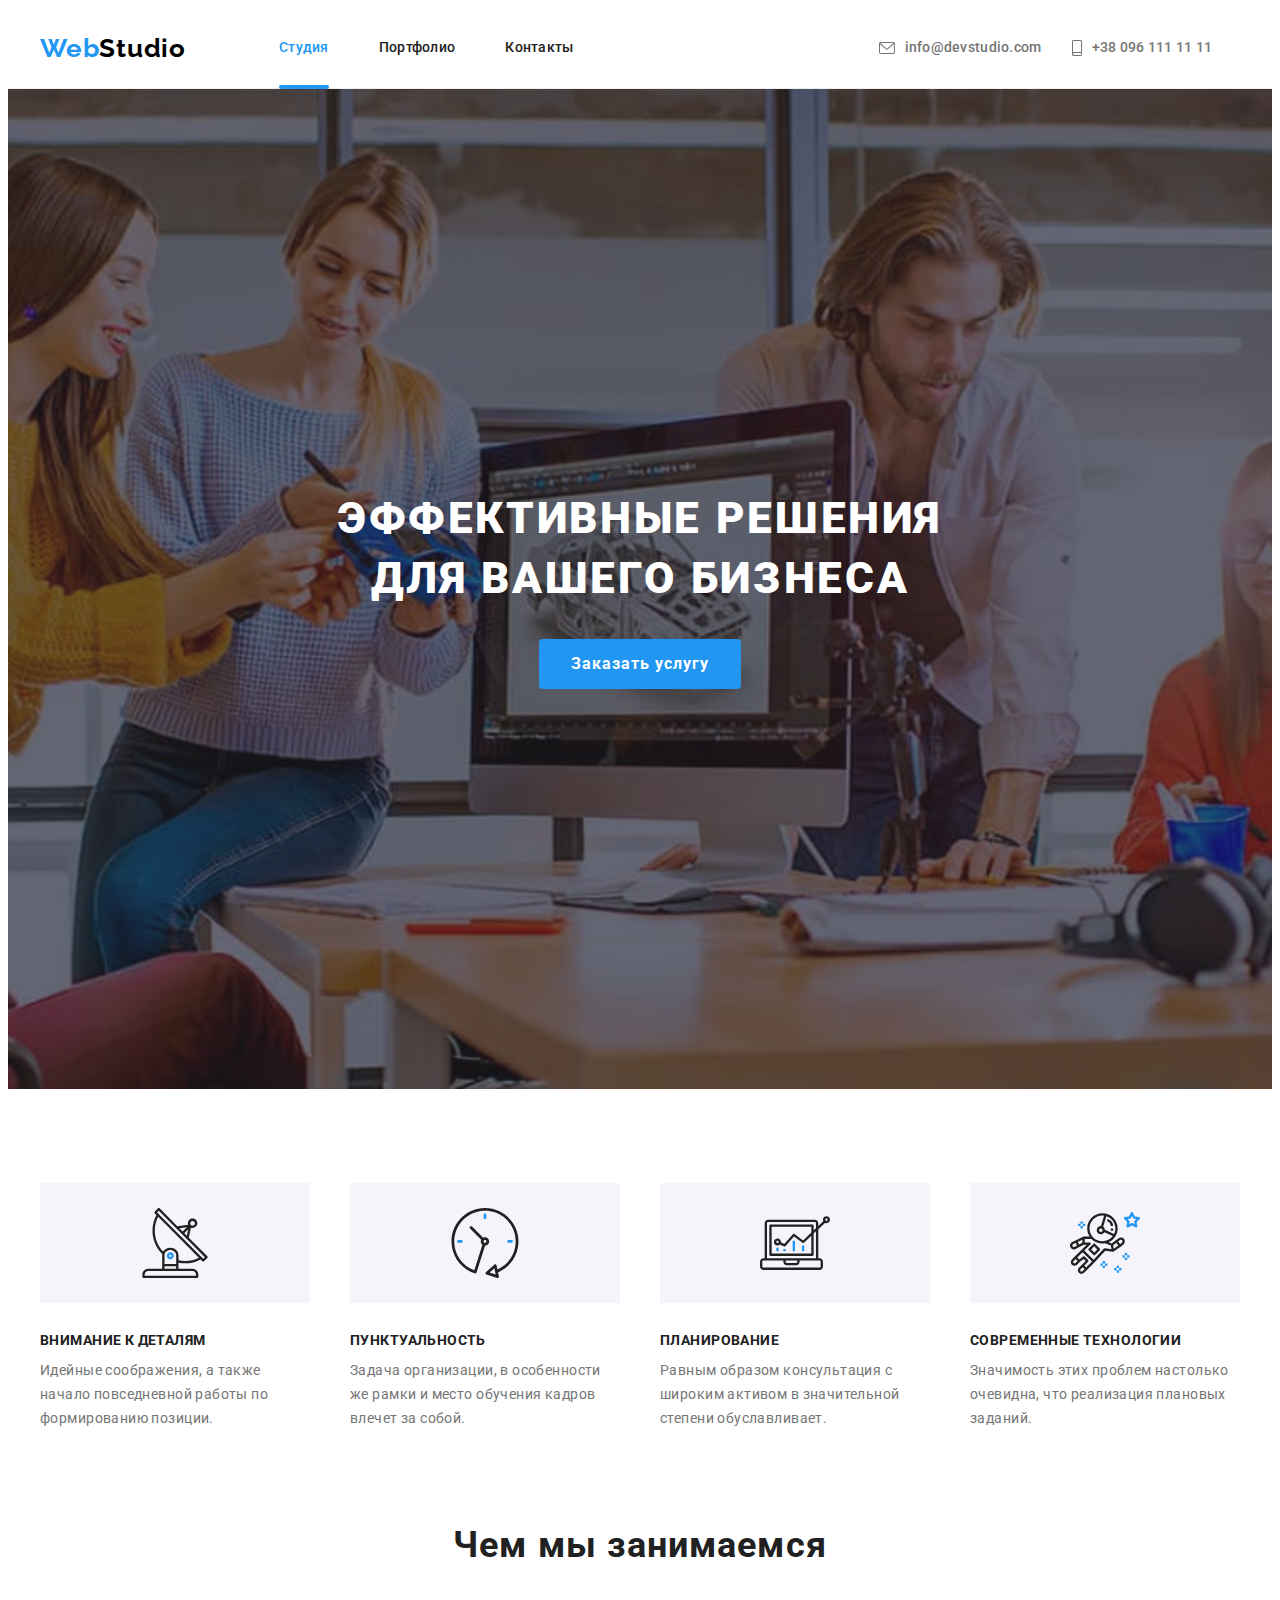
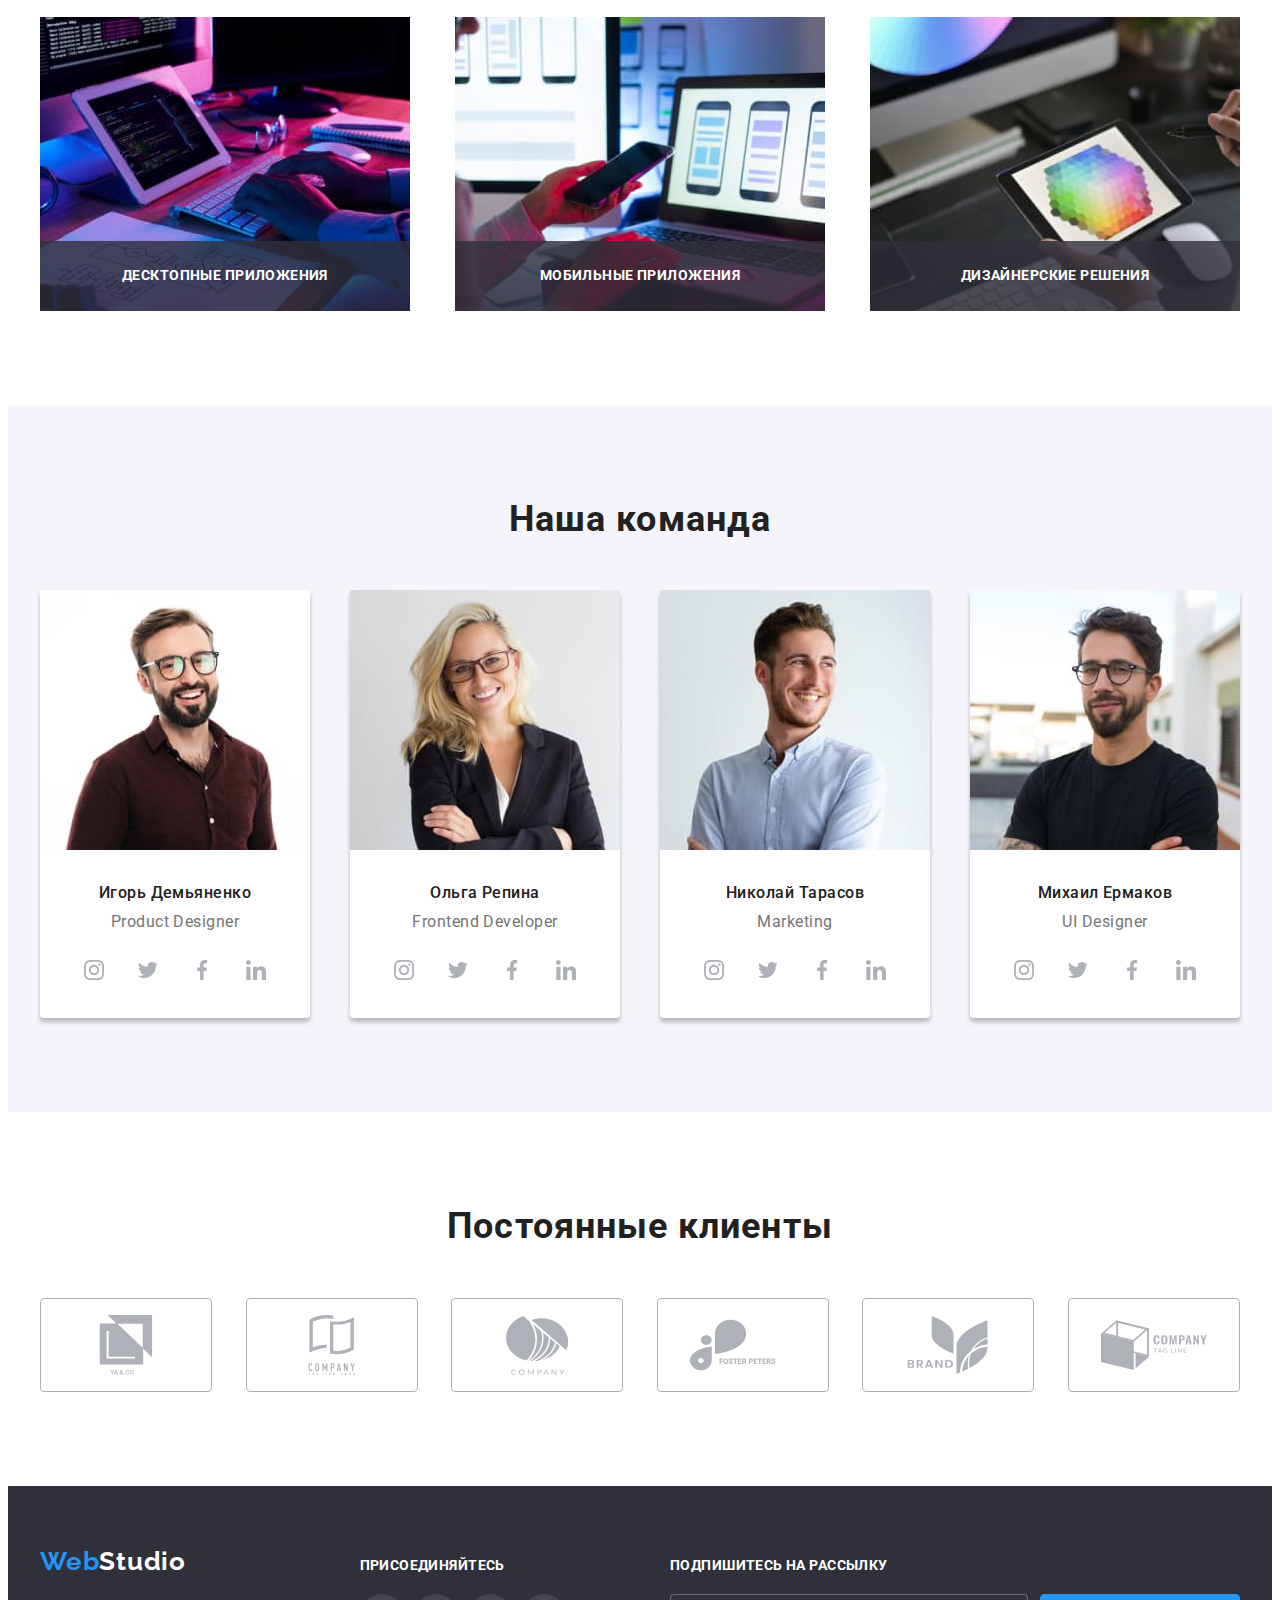
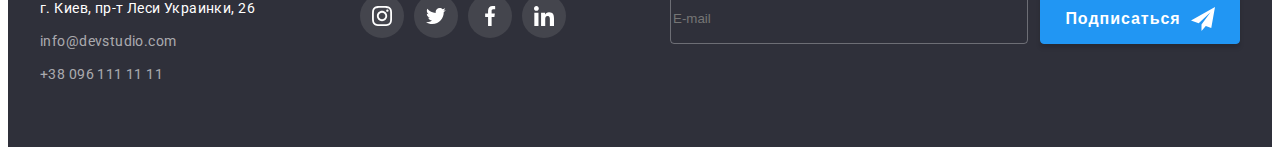
<file: index.html>
<!DOCTYPE html>
<html lang="en">

<head>
    <meta charset="UTF-8">
    <meta http-equiv="X-UA-Compatible" content="IE=edge">
    <meta name="viewport" content="width=device-width, initial-scale=1.0">
    <link rel="preconnect" href="https://fonts.googleapis.com">
    <link rel="preconnect" href="https://fonts.gstatic.com" crossorigin>
    <link rel="preconnect" href="https://fonts.googleapis.com">
    <link rel="preconnect" href="https://fonts.gstatic.com" crossorigin>
    <link
        href="https://fonts.googleapis.com/css2?family=Raleway:wght@700&family=Roboto:wght@400;500;700;900&display=swap"
        rel="stylesheet">
    <title>Студия</title>
    <link rel="stylesheet" href="https://cdnjs.cloudflare.com/ajax/libs/modern-normalize/1.1.0/modern-normalize.min.css"
        integrity="sha512-wpPYUAdjBVSE4KJnH1VR1HeZfpl1ub8YT/NKx4PuQ5NmX2tKuGu6U/JRp5y+Y8XG2tV+wKQpNHVUX03MfMFn9Q=="
        crossorigin="anonymous" referrerpolicy="no-referrer" />
    <link rel="stylesheet" href="./css/main.min.css">
</head>

<body>
    <header class="header">
        <div class="conteiner header__conteiner">
            <a href="./index.html" class="header__link-hero"><span class="header__span">Web</span>Studio</a>
            <button type="button" class="menu__button" aria-expanded="false" data-menu-open>
                <svg width=40px height=40px aria-label="Переключатель мобильного меню">
                    <use class="menu__icon-burger" href="./images/icons.svg#burger"></use>
                    <use class="menu__icon-close" href="./images/icons.svg#burger-close"></use>
                </svg>
            </button>
            <div class="menu" id="menu" data-menu>
                <div class="menu__box">
                    <nav>
                        <ul class="header__main">
                            <li class="header__list">
                                <a href="./index.html" class="header__link active-page">Студия</a>
                            </li>
                            <li class="header__list">
                                <a href="./portfolio.html" class="header__link">Портфолио</a>
                            </li>
                            <li class="header__list">
                                <a href="" class="header__link">Контакты</a>
                            </li>
                        </ul>
                    </nav>
                    <div>
                        <ul class="header__contacts">
                            <li class="header__contacts-item">
                                <a href="mailto:info@devstudio.com" class="header__contacts-link ">
                                    <svg class="header__mail">
                                        <use href="./images/icons.svg#icon-mail-to"> </use>
                                    </svg>
                                    info@devstudio.com
                                </a>
                            </li>
                            <li class="header__contacts-item">
                                <a href="tel:+380961111111" class="header__contacts-link active-mail">
                                    <svg class="header__tel">
                                        <use href="./images/icons.svg#icon-tel"> </use>
                                    </svg>
                                    +38 096 111 11 11
                                </a>
                            </li>
                        </ul>
                        <ul class="menu__list">
                            <li class="menu__item"> <a href="#" class="menu__link">Instagram</a> </li>
                            <li class="menu__item"> <a href="#" class="menu__link">Twitter</a> </li>
                            <li class="menu__item"> <a href="#" class="menu__link">Facebook</a> </li>
                            <li class="menu__item"> <a href="#" class="menu__link">LinkedIn</a> </li>
                        </ul>
                    </div>
                </div>
            </div>
        </div>
    </header>
    <main>
        <section class="hero">
            <h1 class="hero__title">Эффективные решения для вашего бизнеса</h1>
            <button class="hero__button" data-modal-open>Заказать услугу</button>

            <div class="backdrop is-hidden" data-modal>
                <div class="modal">
                    <button class="cloused" data-modal-close aria-label="Закрыть">
                        <svg width=11px height=11px>
                            <use href="images/icons.svg#icon-Vector"></use>
                        </svg>
                    </button>
                    <h3 class="modal-title">Оставьте свои данные, мы вам перезвоним</h3>
                    <form class="form-lable">
                        <label class="label-hero">
                            <span class="title-lable">Имя</span>
                            <input type="text" name="user-name" class="hero-input" required>
                            <svg width=18px height=18px class="name-icon">
                                <use href="./images/icons.svg#name"></use>
                            </svg>
                        </label>
                        <label class="label-hero">
                            <span class="title-lable">Телефон</span>
                            <input type="tel" name="tel" class="hero-input" pattern="[0-9]{10}" title="0987654321">
                            <svg width=18px height=18px class="name-icon">
                                <use href="./images/icons.svg#tel"></use>
                            </svg>
                        </label>
                        <label class="label-hero">
                            <span class="title-lable">Почта</span>
                            <input type="email" name="emale" class="hero-input">
                            <svg width=18px height=18px class="name-icon">
                                <use href="./images/icons.svg#email  "></use>
                            </svg>
                        </label>
                        <label class="label-hero hero-input">
                            <span class="title-lable-comit">Комментарий</span>
                            <textarea class="textarea" name="user-msg" placeholder="Введите текст"></textarea>
                        </label>
                        <input type="checkbox" id="confirmation" class="i-confirmation">
                        <label for="confirmation" class="confirmation">
                            Соглашаюсь с рассылкой и принимаю &nbsp;<a href="#" class="a-confirmation">Условия
                                договора</a>
                        </label>
                        <button type="submit" class="send">Отправить</button>
                    </form>
                </div>
            </div>
        </section>

        <section class="advantages">
            <div class="conteiner">
                <ul class="advantages__list">
                    <li class="advantages__item ">
                        <div class="advantages__img-list">
                            <svg width=70px height=70px>
                                <use href="./images/icons.svg#icon-group-1"></use>
                            </svg>
                        </div>
                        <div class="advantages__details">
                            <h3 class="advantages__title">Внимание к деталям</h3>
                            <p class="advantages__paragraph">Идейные соображения, а также начало повседневной работы по
                                формированию позиции.</p>
                        </div>
                    </li>
                    <li class="advantages__item">
                        <div class="advantages__img-list">
                            <svg width=70px height=70px>
                                <use href="./images/icons.svg#icon-group-2"></use>
                            </svg>
                        </div>
                        <div class="advantages__details">
                            <h3 class="advantages__title">Пунктуальность</h3>
                            <p class="advantages__paragraph">Задача организации, в особенности же рамки и место обучения
                                кадров влечет за собой.</p>
                        </div>
                    </li>
                    <li class="advantages__item">
                        <div class="advantages__img-list">
                            <svg width=70px height=70px>
                                <use href="./images/icons.svg#icon-group-3"></use>
                            </svg>
                        </div>
                        <div class="advantages__details">
                            <h3 class="advantages__title">Планирование</h3>
                            <p class="advantages__paragraph">Равным образом консультация с широким активом в
                                значительной
                                степени обуславливает.</p>
                        </div>
                    </li>
                    <li class="advantages__item">
                        <div class="advantages__img-list">
                            <svg width=70px height=70px>
                                <use href="./images/icons.svg#icon-group-4"></use>
                            </svg>
                        </div>
                        <div class="advantages__details">
                            <h3 class="advantages__title">Современные технологии</h3>
                            <p class="advantages__paragraph">Значимость этих проблем настолько очевидна, что реализация
                                плановых заданий.</p>
                        </div>
                    </li>
                </ul>
            </div>
        </section>

        <section class="working">
            <div class="conteiner">
                <h2 class="working__title">Чем мы занимаемся</h2>
                <ul class="working__list">
                    <li class="working__item">
                        <img srcset="./images/working/advantages_1@1x.jpg 1x, ./images/working/advantages_1@2x.jpg 2x"
                            src="./images/working/advantages_1@1x.jpg" width="370" alt="Робота 1">
                        <div class="working__box">
                            <p class="working__signature">Десктопные приложения</p>
                        </div>
                    </li>
                    <li class="working__item">
                        <img srcset="./images/working/advantages_2@1x.jpg 1x, ./images/working/advantages_2@2x.jpg 2x"
                            src="./images/working/advantages_2@1x.jpg" width="370" alt="Робота 2">
                        <div class="working__box">
                            <p class="working__signature">Мобильные приложения</p>
                        </div>
                    </li>
                    <li class="working__item">
                        <img srcset="./images/working/advantages_3@1x.jpg 1x, ./images/working/advantages_3@2x.jpg 2x"
                            src="./images/working/advantages_3@1x.jpg" width="370" alt="Робота 3">
                        <div class="working__box">
                            <p class="working__signature">Дизайнерские решения</p>
                        </div>
                    </li>
                </ul>
            </div>
        </section>

        <section class="team">
            <div class="conteiner">
                <h2 class="team__title">Наша команда</h2>
                <ul class="team__list">
                    <li class="team__box">
                        <div>
                            <img srcset="./images/team/team_1@1x.jpg 1x, ./images/team/team_1@2x.jpg 2x"
                                src="./images/team/team_1@1x.jpg" class="team__img" alt="Игорь Демьяненко">
                        </div>
                        <div class="team__conteiner">
                            <h3 class="team__people">Игорь Демьяненко</h3>
                            <p class="team__signature">Product Designer</p>
                            <ul class="team__social-list">
                                <li class="team__social-item">
                                    <a href="" class="team__social-link">
                                        <svg width=20px height=20px>
                                            <use href="./images/icons.svg#icon-instagram-1"></use>
                                        </svg>
                                    </a>
                                </li>
                                <li class="team__social-item">
                                    <a href="" class="team__social-link">
                                        <svg width=20px height=20px>
                                            <use href="./images/icons.svg#icon-twitter-2"></use>
                                        </svg>
                                    </a>
                                </li>
                                <li class="team__social-item">
                                    <a href="" class="team__social-link">
                                        <svg width=20px height=20px>
                                            <use href="./images/icons.svg#icon-facebook-3"></use>
                                        </svg>
                                    </a>
                                </li>
                                <li class="team__social-item">
                                    <a href="" class="team__social-link">
                                        <svg width=20px height=20px>
                                            <use href="./images/icons.svg#icon-linkedin-4"></use>
                                        </svg>
                                    </a>
                                </li>
                            </ul>
                        </div>
                    </li>
                    <li class="team__box">
                        <img srcset="./images/team/team_2@1x.jpg 1x, ./images/team/team_2@2x.jpg 2x"
                            src="./images/team/team_2@1x.jpg" class="team__img" alt="Ольга Репина">
                        <div class="team__conteiner">
                            <h3 class="team__people">Ольга Репина</h3>
                            <p class="team__signature">Frontend Developer</p>
                            <ul class="team__social-list">
                                <li class="team__social-item">
                                    <a href="" class="team__social-link">
                                        <svg width=20px height=20px>
                                            <use href="./images/icons.svg#icon-instagram-1"></use>
                                        </svg>
                                    </a>
                                </li>
                                <li class="team__social-item">
                                    <a href="" class="team__social-link">
                                        <svg width=20px height=20px>
                                            <use href="./images/icons.svg#icon-twitter-2"></use>
                                        </svg>
                                    </a>
                                </li>
                                <li class="team__social-item">
                                    <a href="" class="team__social-link">
                                        <svg width=20px height=20px>
                                            <use href="./images/icons.svg#icon-facebook-3"></use>
                                        </svg>
                                    </a>
                                </li>
                                <li class="team__social-item">
                                    <a href="" class="team__social-link">
                                        <svg width=20px height=20px>
                                            <use href="./images/icons.svg#icon-linkedin-4"></use>
                                        </svg>
                                    </a>
                                </li>
                            </ul>
                        </div>
                    </li>
                    <li class="team__box">
                        <img srcset="./images/team/team_3@1x.jpg 1x, ./images/team/team_3@2x.jpg 2x"
                            src="./images/team/team_3@1x.jpg" class="team__img" alt="Николай Тарасов">
                        <div class="team__conteiner">
                            <h3 class="team__people">Николай Тарасов</h3>
                            <p class="team__signature">Marketing</p>
                            <ul class="team__social-list">
                                <li class="team__social-item">
                                    <a href="" class="team__social-link">
                                        <svg width=20px height=20px>
                                            <use href="./images/icons.svg#icon-instagram-1"></use>
                                        </svg>
                                    </a>
                                </li>
                                <li class="team__social-item">
                                    <a href="" class="team__social-link">
                                        <svg width=20px height=20px>
                                            <use href="./images/icons.svg#icon-twitter-2"></use>
                                        </svg>
                                    </a>
                                </li>
                                <li class="team__social-item">
                                    <a href="" class="team__social-link">
                                        <svg width=20px height=20px>
                                            <use href="./images/icons.svg#icon-facebook-3"></use>
                                        </svg>
                                    </a>
                                </li>
                                <li class="team__social-item">
                                    <a href="" class="team__social-link">
                                        <svg width=20px height=20px>
                                            <use href="./images/icons.svg#icon-linkedin-4"></use>
                                        </svg>
                                    </a>
                                </li>
                            </ul>
                        </div>
                    </li>
                    <li class="team__box">
                        <img srcset="./images/team/team_4@1x.jpg 1x, ./images/team/team_4@2x.jpg 2x"
                            src="./images/team/team_4@1x.jpg" class="team__img" alt="Михаил Ермаков">
                        <div class="team__conteiner">
                            <h3 class="team__people">Михаил Ермаков</h3>
                            <p class="team__signature">UI Designer</p>
                            <ul class="team__social-list">
                                <li class="team__social-item">
                                    <a href="" class="team__social-link">
                                        <svg width=20px height=20px>
                                            <use href="./images/icons.svg#icon-instagram-1"></use>
                                        </svg>
                                    </a>
                                </li>
                                <li class="team__social-item">
                                    <a href="" class="team__social-link">
                                        <svg width=20px height=20px>
                                            <use href="./images/icons.svg#icon-twitter-2"></use>
                                        </svg>
                                    </a>
                                </li>
                                <li class="team__social-item">
                                    <a href="" class="team__social-link">
                                        <svg width=20px height=20px>
                                            <use href="./images/icons.svg#icon-facebook-3"></use>
                                        </svg>
                                    </a>
                                </li>
                                <li class="team__social-item">
                                    <a href="" class="team__social-link">
                                        <svg width=20px height=20px>
                                            <use href="./images/icons.svg#icon-linkedin-4"></use>
                                        </svg>
                                    </a>
                                </li>
                            </ul>
                        </div>
                    </li>

                </ul>
            </div>
        </section>

        <section class="customers">
            <div class="conteiner">
                <h2 class="customers__title">Постоянные клиенты</h2>
                <ul class="customers__box">
                    <li class="customers__list">
                        <a href="" class="customers__link">
                            <svg width=106px height=60px>
                                <use href="./images/icons.svg#icon-logo-1"></use>
                            </svg>
                        </a>
                    </li>
                    <li class="customers__list">
                        <a href="" class="customers__link">
                            <svg width=106px height=60px>
                                <use href="./images/icons.svg#icon-logo-2"></use>
                            </svg>
                        </a>
                    </li>
                    <li class="customers__list">
                        <a href="" class="customers__link">
                            <svg width=106px height=60px>
                                <use href="./images/icons.svg#icon-logo-3"></use>
                            </svg>
                        </a>
                    </li>
                    <li class="customers__list">
                        <a href="" class="customers__link">
                            <svg width=106px height=60px>
                                <use href="./images/icons.svg#icon-logo-4"></use>
                            </svg>
                        </a>
                    </li>
                    <li class="customers__list">
                        <a href="" class="customers__link">
                            <svg width=106px height=60px>
                                <use href="./images/icons.svg#icon-logo-5"></use>
                            </svg>
                        </a>
                    </li>
                    <li class="customers__list">
                        <a href="" class="customers__link">
                            <svg width=106px height=60px>
                                <use href="./images/icons.svg#icon-logo-6"></use>
                            </svg>
                        </a>
                    </li>
                </ul>
            </div>
        </section>

    </main>

    <footer class="footer">
        <div class="conteiner footer__box">
            <div class="contacts">
                <a href="./index.html" class="contacts__logo"><span class="contacts__web">Web</span>Studio</a>
                <ul class="contacts__list">
                    <li class="contacts__item">
                        <address class="contacts__address">г. Киев, пр-т Леси Украинки, 26</address>
                    </li>
                    <li class="contacts__item">
                        <a href="mailto:info@devstudio.com" class="contacts__link">info@devstudio.com</a>
                    </li>
                    <li class="contacts__item">
                        <a href="tel:+380961111111" class="contacts__link">+38 096 111 11 11</a>
                    </li>
                </ul>
            </div>
            <div class="social">
                <h3 class="social__title">присоединяйтесь</h3>
                <ul class="social__list">
                    <li class="social__item">
                        <a href="" class="social__link">
                            <svg width=20px height=20px>
                                <use href="./images/icons.svg#icon-instagram-1"></use>
                            </svg>
                        </a>
                    </li>
                    <li class="social__item">
                        <a href="" class="social__link">
                            <svg width=20px height=20px>
                                <use href="./images/icons.svg#icon-twitter-2"></use>
                            </svg>
                        </a>
                    </li>
                    <li class="social__item">
                        <a href="" class="social__link">
                            <svg width=20px height=20px>
                                <use href="./images/icons.svg#icon-facebook-3"></use>
                            </svg>
                        </a>
                    </li>
                    <li class="social__item">
                        <a href="" class="social__link">
                            <svg width=20px height=20px>
                                <use href="./images/icons.svg#icon-linkedin-4"></use>
                            </svg>
                        </a>
                    </li>
                </ul>
            </div>
            <div class="subscription">
                <label class="subscription__label">
                    <span class="subscription__title">Подпишитесь на рассылку</span>
                    <input type="email" placeholder="E-mail" class="subscription__mail">
                </label>
                <button class="subscription__bottom" type="button">
                    <span class="subscription__name">Подписаться</span>
                    <svg width=24px height=24px>
                        <use href="./images/icons.svg#icon-send"></use>
                    </svg>
                </button>
            </div>
        </div>
    </footer>

    <script src="./js/mobile-menu.js"></script>
    <script src="./js/modal.js"></script>
</body>

</html>
</file>
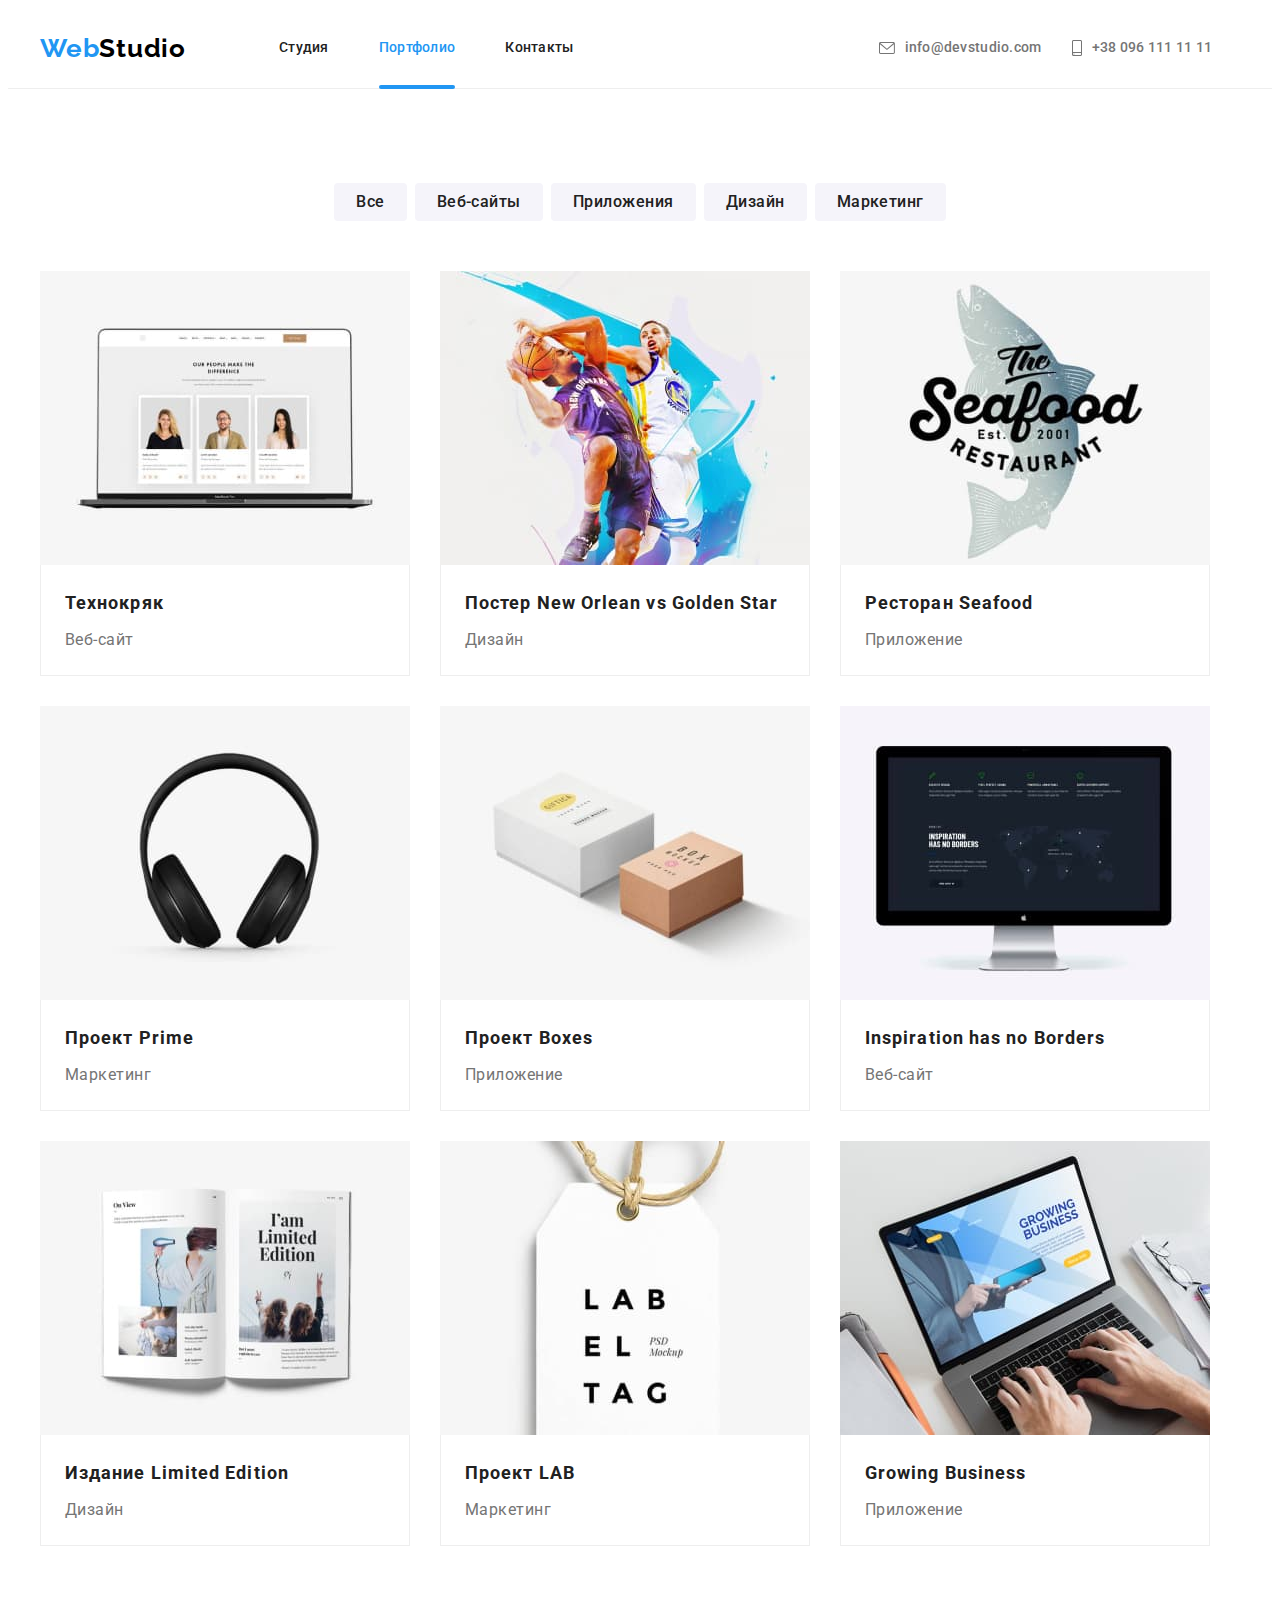
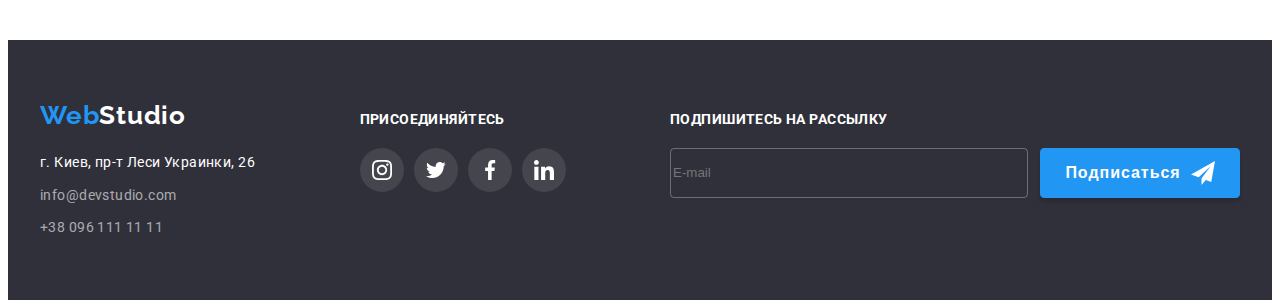
<file: portfolio.html>
<!DOCTYPE html>
<html lang="en">

<head>
    <meta charset="UTF-8">
    <meta http-equiv="X-UA-Compatible" content="IE=edge">
    <meta name="viewport" content="width=device-width, initial-scale=1.0">
    <link rel="preconnect" href="https://fonts.googleapis.com">
    <link rel="preconnect" href="https://fonts.gstatic.com" crossorigin>
    <link
        href="https://fonts.googleapis.com/css2?family=Raleway:wght@700&family=Roboto:wght@400;500;700;900&display=swap"
        rel="stylesheet">
    <title>portfolio</title>
    <link rel="stylesheet" href="https://cdnjs.cloudflare.com/ajax/libs/modern-normalize/1.1.0/modern-normalize.min.css"
        integrity="sha512-wpPYUAdjBVSE4KJnH1VR1HeZfpl1ub8YT/NKx4PuQ5NmX2tKuGu6U/JRp5y+Y8XG2tV+wKQpNHVUX03MfMFn9Q=="
        crossorigin="anonymous" referrerpolicy="no-referrer" />
    <link rel="stylesheet" href="./css/main.min.css">
</head>

<body>

    <header class="header">
        <div class="conteiner header__conteiner">
            <a href="./index.html" class="header__link-hero"><span class="header__span">Web</span>Studio</a>
            <button type="button" class="menu__button" aria-expanded="false" data-menu-open>
                <svg width=40px height=40px aria-label="Переключатель мобильного меню">
                    <use class="menu__icon-burger" href="./images/icons.svg#burger"></use>
                    <use class="menu__icon-close" href="./images/icons.svg#burger-close"></use>
                </svg>
            </button>
            <div class="menu" id="menu" data-menu>
                <div class="menu__box">
                    <nav>
                        <ul class="header__main">
                            <li class="header__list">
                                <a href="./index.html" class="header__link">Студия</a>
                            </li>
                            <li class="header__list">
                                <a href="./portfolio.html" class="header__link active-page">Портфолио</a>
                            </li>
                            <li class="header__list">
                                <a href="" class="header__link">Контакты</a>
                            </li>
                        </ul>
                    </nav>
                    <div>
                        <ul class="header__contacts">
                            <li class="header__contacts-item">
                                <a href="mailto:info@devstudio.com" class="header__contacts-link ">
                                    <svg class="header__mail">
                                        <use href="./images/icons.svg#icon-mail-to"> </use>
                                    </svg>
                                    info@devstudio.com
                                </a>
                            </li>
                            <li class="header__contacts-item">
                                <a href="tel:+380961111111" class="header__contacts-link active-mail">
                                    <svg class="header__tel">
                                        <use href="./images/icons.svg#icon-tel"> </use>
                                    </svg>
                                    +38 096 111 11 11
                                </a>
                            </li>
                        </ul>
                        <ul class="menu__list">
                            <li class="menu__item"> <a href="#" class="menu__link">Instagram</a> </li>
                            <li class="menu__item"> <a href="#" class="menu__link">Twitter</a> </li>
                            <li class="menu__item"> <a href="#" class="menu__link">Facebook</a> </li>
                            <li class="menu__item"> <a href="#" class="menu__link">LinkedIn</a> </li>
                        </ul>
                    </div>
                </div>
            </div>
        </div>
    </header>

    <main>
        <section class="portfolio">
            <div class="conteiner">
                <ul class="filling">
                    <li class="filling__list">
                        <button type="button" class="filling__button">Все</button>
                    </li>
                    <li class="filling__list">
                        <button type="button" class="filling__button">Веб-сайты</button>
                    </li>
                    <li class="filling__list">
                        <button type="button" class="filling__button">Приложения</button>
                    </li>
                    <li class="filling__list">
                        <button type="button" class="filling__button">Дизайн</button>
                    </li>
                    <li class="filling__list">
                        <button type="button" class="filling__button">Маркетинг</button>
                    </li>
                </ul>

                <ul class="card">
                    <li class="card__list">
                        <a href="" class="card__link">
                            <div class="card__product">
                                <img srcset="./images/portfolio/work_1@1x.jpg x1, ./images/portfolio/work_1@2x.jpg x2"
                                    src="./images/portfolio/work_1@1x.jpg" class="card__img" alt="Веб-сайт">
                            </div>
                            <div class="card__tablet">
                                <h3 class="card__title">Технокряк</h3>
                                <p class="card__description">Веб-сайт</p>
                            </div>
                        </a>
                    </li>
                    <li class="card__list">
                        <a href="" class="card__link">
                            <div class="card__product">
                                <img srcset="./images/portfolio/work_2@1x.jpg x1, ./images/portfolio/work_2@2x.jpg x2"
                                    src="./images/portfolio/work_2@1x.jpg" class="card__img" alt="Веб-сайт">
                            </div>
                            <div class="card__tablet">
                                <h3 class="card__title">Постер New Orlean vs Golden Star</h3>
                                <p class="card__description">Дизайн</p>
                            </div>
                        </a>
                    </li>
                    <li class="card__list">
                        <a href="" class="card__link">
                            <div class="card__product">
                                <img srcset="./images/portfolio/work_3@1x.jpg x1, ./images/portfolio/work_3@2x.jpg x2"
                                    src="./images/portfolio/work_3@1x.jpg" class="card__img" alt="Веб-сайт">
                            </div>
                            <div class="card__tablet">
                                <h3 class="card__title">Ресторан Seafood</h3>
                                <p class="card__description">Приложение</p>
                            </div>
                        </a>
                    </li>
                    <li class="card__list">
                        <a href="" class="card__link">
                            <div class="card__product">
                                <img srcset="./images/portfolio/work_4@1x.jpg x1, ./images/portfolio/work_4@2x.jpg x2"
                                    src="./images/portfolio/work_4@1x.jpg" class="card__img" alt="Веб-сайт">
                            </div>
                            <div class="card__tablet">
                                <h3 class="card__title">Проект Prime</h3>
                                <p class="card__description">Маркетинг</p>
                            </div>
                        </a>
                    </li>
                    <li class="card__list">
                        <a href="" class="card__link">
                            <div class="card__product">
                                <img srcset="./images/portfolio/work_5@1x.jpg x1, ./images/portfolio/work_5@2x.jpg x2"
                                    src="./images/portfolio/work_5@1x.jpg" class="card__img" alt="Веб-сайт">
                            </div>
                            <div class="card__tablet">
                                <h3 class="card__title">Проект Boxes</h3>
                                <p class="card__description">Приложение</p>
                            </div>
                        </a>
                    </li>
                    <li class="card__list">
                        <a href="" class="card__link">
                            <div class="card__product">
                                <img srcset="./images/portfolio/work_6@1x.jpg x1, ./images/portfolio/work_6@2x.jpg x2"
                                    src="./images/portfolio/work_6@1x.jpg" class="card__img" alt="Веб-сайт">
                            </div>
                            <div class="card__tablet">
                                <h3 class="card__title">Inspiration has no Borders</h3>
                                <p class="card__description">Веб-сайт</p>
                            </div>
                        </a>
                    </li>
                    <li class="card__list">
                        <a href="" class="card__link">
                            <div class="card__product">
                                <img srcset="./images/portfolio/work_7@1x.jpg x1, ./images/portfolio/work_7@2x.jpg x2"
                                    src="./images/portfolio/work_7@1x.jpg" class="card__img" alt="Веб-сайт">
                            </div>
                            <div class="card__tablet">
                                <h3 class="card__title">Издание Limited Edition</h3>
                                <p class="card__description">Дизайн</p>
                            </div>
                        </a>
                    </li>
                    <li class="card__list">
                        <a href="" class="card__link">
                            <div class="card__product">
                                <img srcset="./images/portfolio/work_8@1x.jpg x1, ./images/portfolio/work_8@2x.jpg x2"
                                    src="./images/portfolio/work_8@1x.jpg" class="card__img" alt="Веб-сайт">
                            </div>
                            <div class="card__tablet">
                                <h3 class="card__title">Проект LAB</h3>
                                <p class="card__description">Маркетинг</p>
                            </div>
                        </a>
                    </li>
                    <li class="card__list">
                        <a href="" class="card__link">
                            <div class="card__product">
                                <img srcset="./images/portfolio/work_9@1x.jpg x1, ./images/portfolio/work_9@2x.jpg x2"
                                    src="./images/portfolio/work_9@1x.jpg" class="card__img" alt="Веб-сайт">
                            </div>
                            <div class="card__tablet">
                                <h3 class="card__title list">Growing Business</h3>
                                <p class="card__description">Приложение</p>
                            </div>
                        </a>
                    </li>
                </ul>
            </div>
        </section>
    </main>

    <footer class="footer">
        <div class="conteiner footer__box">
            <div class="contacts">
                <a href="./index.html" class="contacts__logo"><span class="contacts__web">Web</span>Studio</a>
                <ul class="contacts__list">
                    <li class="contacts__item">
                        <address class="contacts__address">г. Киев, пр-т Леси Украинки, 26</address>
                    </li>
                    <li class="contacts__item">
                        <a href="mailto:info@devstudio.com" class="contacts__link">info@devstudio.com</a>
                    </li>
                    <li class="contacts__item">
                        <a href="tel:+380961111111" class="contacts__link">+38 096 111 11 11</a>
                    </li>
                </ul>
            </div>
            <div class="social">
                <h3 class="social__title">присоединяйтесь</h3>
                <ul class="social__list">
                    <li class="social__item">
                        <a href="" class="social__link">
                            <svg width=20px height=20px>
                                <use href="./images/icons.svg#icon-instagram-1"></use>
                            </svg>
                        </a>
                    </li>
                    <li class="social__item">
                        <a href="" class="social__link">
                            <svg width=20px height=20px>
                                <use href="./images/icons.svg#icon-twitter-2"></use>
                            </svg>
                        </a>
                    </li>
                    <li class="social__item">
                        <a href="" class="social__link">
                            <svg width=20px height=20px>
                                <use href="./images/icons.svg#icon-facebook-3"></use>
                            </svg>
                        </a>
                    </li>
                    <li class="social__item">
                        <a href="" class="social__link">
                            <svg width=20px height=20px>
                                <use href="./images/icons.svg#icon-linkedin-4"></use>
                            </svg>
                        </a>
                    </li>
                </ul>
            </div>
            <div class="subscription">
                <label class="subscription__label">
                    <span class="subscription__title">Подпишитесь на рассылку</span>
                    <input type="email" placeholder="E-mail" class="subscription__mail">
                </label>
                <button class="subscription__bottom" type="button">
                    <span class="subscription__name">Подписаться</span>
                    <svg width=24px height=24px>
                        <use href="./images/icons.svg#icon-send"></use>
                    </svg>
                </button>
            </div>
        </div>
    </footer>

    <script src="./js/mobile-menu.js"></script>
</body>

</html>
</file>
<file: css/main.min.css>
:root{--them-color: #2196f3;--text-primary: #212121;--text-secondary: #ffffff;--text-secondary-lighter: #757575;--social-link-color: #afb1b8;--primary-font: "roboto";--secondary-font: "raleway";--time-cubic: cubic-bezier(0.4, 0, 0.2, 1)}body{font-family:var(--primary-font);background-color:#ffffff}.list{margin:0;padding:0;list-style:none}h1,h2,h3,h4,h5,h6,ul,li,p{margin:0;padding:0}ul,ol{list-style:none}a{text-decoration:none}address{font-style:normal}.conteiner{max-width:480px;padding-left:15px;padding-right:15px;margin-left:auto;margin-right:auto}@media screen and (min-width: 768px){.conteiner{max-width:768px}}@media screen and (min-width: 1200px){.conteiner{max-width:1200px}}.header{-webkit-box-sizing:border-box;box-sizing:border-box;border-bottom:1px solid #eeeeee;padding-top:16px;padding-bottom:16px}.header__conteiner{position:relative}.header__link-hero{color:#000000;font-family:var(--secondary-font);font-weight:700;font-size:26px;line-height:1.19;letter-spacing:0.03em}.header__span{color:var(--them-color)}.header__link{color:var(--text-primary);font-weight:500;font-size:14px;line-height:1.14;letter-spacing:0.02em;-webkit-transition:hover,focus,250ms var(--time-cubic);-o-transition:hover,focus,250ms var(--time-cubic);transition:hover,focus,250ms var(--time-cubic)}.header__link:hover,.header__link:focus{color:var(--them-color)}.active-page{color:var(--them-color)}.header__mail{width:14px;height:10px;margin-right:10px;fill:var(--text-secondary-lighter)}.header__tel{width:10px;height:14px;margin-right:10px;fill:var(--text-secondary-lighter)}.header__contacts-link{color:var(--text-secondary-lighter);font-weight:500;font-size:14px;line-height:1.14;letter-spacing:0.02em;-webkit-transition:hover,focus,250ms var(--time-cubic);-o-transition:hover,focus,250ms var(--time-cubic);transition:hover,focus,250ms var(--time-cubic)}.header__contacts-link:hover,.header__contacts-link:focus{color:var(--them-color)}.header__contacts-link:hover svg,.header__contacts-link:focus svg{fill:var(--them-color)}@media screen and (max-width: 767px){.menu__button{z-index:10;position:absolute;top:-4 px;right:15px;-webkit-box-sizing:border-box;box-sizing:border-box;border:none;margin:0;padding:0;background-color:var(--text-secondary)}.menu__button:hover,.menu__button:focus{fill:var(--them-color)}.menu__button.menu__is-open{position:fixed}.menu__button .menu__icon-close{display:none}.menu__button.menu__is-open .menu__icon-close{display:block}.menu__button.menu__is-open .menu__icon-burger{display:none}.menu{display:none;position:fixed;z-index:1;top:0;left:0;width:100vw;height:100vh;background-color:var(--text-secondary)}.menu.menu__is-open{display:block}.menu__box{max-width:357px;padding-top:48px;padding-left:40px;padding-bottom:48px;height:100vh;display:-webkit-box;display:-webkit-flex;display:-ms-flexbox;display:flex;-webkit-box-orient:vertical;-webkit-box-direction:normal;-webkit-flex-direction:column;-ms-flex-direction:column;flex-direction:column;-webkit-box-pack:justify;-webkit-justify-content:space-between;-ms-flex-pack:justify;justify-content:space-between}.header__link{font-weight:500;font-size:40px;line-height:1.17;letter-spacing:0.02em;color:var(--text-primary)}.header__link.active-page{color:var(--them-color)}.header__list+.header__list{margin-top:32px}.header__contacts{display:-webkit-box;display:-webkit-flex;display:-ms-flexbox;display:flex;-webkit-box-orient:vertical;-webkit-box-direction:reverse;-webkit-flex-direction:column-reverse;-ms-flex-direction:column-reverse;flex-direction:column-reverse}.header__contacts-item+.header__contacts-item{margin-bottom:32px}.header__contacts-link{font-weight:500;font-size:24px;line-height:1.16;letter-spacing:0.02em;color:var(--text-secondary-lighter)}.active-mail{font-weight:500;font-size:34px;line-height:1.17;letter-spacing:0.02em;color:var(--them-color)}.header__mail,.header__tel{display:none}.menu__list{display:-webkit-box;display:-webkit-flex;display:-ms-flexbox;display:flex;margin-top:64px}.menu__link{font-weight:500;font-size:18px;line-height:1.22;letter-spacing:0.02em;color:var(--them-color)}.menu__item+.menu__item{margin-left:10px;padding-left:10px;border-left:1px solid rgba(33,33,33,0.2)}}@media screen and (min-width: 768px){.header{padding:0}.menu__list{display:none}.header__link-hero{margin-right:70px}.menu__button{display:none}.header__conteiner{display:-webkit-box;display:-webkit-flex;display:-ms-flexbox;display:flex;-webkit-box-align:center;-webkit-align-items:center;-ms-flex-align:center;align-items:center;padding-top:0px}.menu{display:-webkit-box;display:-webkit-flex;display:-ms-flexbox;display:flex;-webkit-box-align:center;-webkit-align-items:center;-ms-flex-align:center;align-items:center}.menu__box{display:-webkit-box;display:-webkit-flex;display:-ms-flexbox;display:flex;-webkit-box-align:center;-webkit-align-items:center;-ms-flex-align:center;align-items:center}.header__main{display:-webkit-box;display:-webkit-flex;display:-ms-flexbox;display:flex}.header__list{position:relative}.header__list:not(:last-child){margin-right:50px}.header__link{display:block;padding-top:32px;padding-bottom:32px}.active-page::after{content:"";position:absolute;left:0;bottom:-1px;background-color:var(--them-color);width:100%;height:4px;-webkit-border-radius:2px;border-radius:2px}.header__contacts{display:-webkit-box;display:-webkit-flex;display:-ms-flexbox;display:flex;-webkit-box-orient:vertical;-webkit-box-direction:normal;-webkit-flex-direction:column;-ms-flex-direction:column;flex-direction:column;margin-left:70px;-webkit-box-align:baseline;-webkit-align-items:baseline;-ms-flex-align:baseline;align-items:baseline}.header__contacts-item+.header__contacts-item{margin-top:10px}.header__contacts-link{display:-webkit-box;display:-webkit-flex;display:-ms-flexbox;display:flex;-webkit-box-align:center;-webkit-align-items:center;-ms-flex-align:center;align-items:center}}@media screen and (min-width: 1200px){.header__link-hero{margin-right:93px}.header__contacts{-webkit-box-orient:horizontal;-webkit-box-direction:normal;-webkit-flex-direction:row;-ms-flex-direction:row;flex-direction:row;-webkit-box-align:center;-webkit-align-items:center;-ms-flex-align:center;align-items:center;margin-left:305px}.header__contacts-item+.header__contacts-item{margin-left:30px;margin-top:0}.header__contacts-link{padding-top:32px;padding-bottom:32px}.header__mail{width:16px;height:12px}.header__tel{width:10px;height:16px}}.hero{background-image:-webkit-gradient(linear, left top, right top, from(rgba(47,48,58,0.4)), to(rgba(47,48,58,0.4))),url(../images/hero/hero_tablet@1x.jpg);background-image:-webkit-linear-gradient(left, rgba(47,48,58,0.4), rgba(47,48,58,0.4)),url(../images/hero/hero_tablet@1x.jpg);background-image:-o-linear-gradient(left, rgba(47,48,58,0.4), rgba(47,48,58,0.4)),url(../images/hero/hero_tablet@1x.jpg);background-image:linear-gradient(to right, rgba(47,48,58,0.4), rgba(47,48,58,0.4)),url(../images/hero/hero_tablet@1x.jpg);width:100%;height:400px;background-repeat:no-repeat;background-position:center;-webkit-background-size:cover;background-size:cover;padding-top:118px;padding-bottom:118px;margin-left:auto;margin-right:auto;display:-webkit-box;display:-webkit-flex;display:-ms-flexbox;display:flex;-webkit-box-orient:vertical;-webkit-box-direction:normal;-webkit-flex-direction:column;-ms-flex-direction:column;flex-direction:column;-webkit-box-pack:center;-webkit-justify-content:center;-ms-flex-pack:center;justify-content:center;-webkit-box-align:center;-webkit-align-items:center;-ms-flex-align:center;align-items:center}@media (max-width: 767px) and (min-device-pixel-ratio: 2), (-webkit-min-device-pixel-ratio: 2), (-o-min-device-pixel-ratio: 2/1), (min-resolution: 192dpi), (min-resolution: 2dppx){.hero{background-image:-webkit-gradient(linear, left top, right top, from(rgba(47,48,58,0.4)), to(rgba(47,48,58,0.4))),url(../images/hero/hero_tablet@2x.jpg);background-image:-webkit-linear-gradient(left, rgba(47,48,58,0.4), rgba(47,48,58,0.4)),url(../images/hero/hero_tablet@2x.jpg);background-image:-o-linear-gradient(left, rgba(47,48,58,0.4), rgba(47,48,58,0.4)),url(../images/hero/hero_tablet@2x.jpg);background-image:linear-gradient(to right, rgba(47,48,58,0.4), rgba(47,48,58,0.4)),url(../images/hero/hero_tablet@2x.jpg)}}.hero__title{margin-bottom:30px;color:var(--text-secondary);font-weight:900;font-size:26px;line-height:1.62;text-align:center;letter-spacing:0.06em;text-transform:uppercase;max-width:360px}.hero__button{padding:10px 32px 10px 32px;-webkit-border-radius:4px;border-radius:4px;border:var(--them-color);background-color:var(--them-color);color:var(--text-secondary);font-family:var(--primary-font);font-weight:700;font-size:16px;line-height:1.87;letter-spacing:0.06em;cursor:pointer}@media screen and (min-width: 768px){.hero{width:100%;height:400px;background-image:-webkit-gradient(linear, left top, right top, from(rgba(47,48,58,0.4)), to(rgba(47,48,58,0.4))),url(../images/hero/hero@1x.jpg);background-image:-webkit-linear-gradient(left, rgba(47,48,58,0.4), rgba(47,48,58,0.4)),url(../images/hero/hero@1x.jpg);background-image:-o-linear-gradient(left, rgba(47,48,58,0.4), rgba(47,48,58,0.4)),url(../images/hero/hero@1x.jpg);background-image:linear-gradient(to right, rgba(47,48,58,0.4), rgba(47,48,58,0.4)),url(../images/hero/hero@1x.jpg)}}@media screen and (min-width: 768px) and (min-device-pixel-ratio: 2), screen and (min-width: 768px) and (-webkit-min-device-pixel-ratio: 2), screen and (min-width: 768px) and (-o-min-device-pixel-ratio: 2/1), screen and (min-width: 768px) and (min-resolution: 192dpi), screen and (min-width: 768px) and (min-resolution: 2dppx){.hero{background-image:-webkit-gradient(linear, left top, right top, from(rgba(47,48,58,0.4)), to(rgba(47,48,58,0.4))),url(../images/hero/hero@2x.jpg);background-image:-webkit-linear-gradient(left, rgba(47,48,58,0.4), rgba(47,48,58,0.4)),url(../images/hero/hero@2x.jpg);background-image:-o-linear-gradient(left, rgba(47,48,58,0.4), rgba(47,48,58,0.4)),url(../images/hero/hero@2x.jpg);background-image:linear-gradient(to right, rgba(47,48,58,0.4), rgba(47,48,58,0.4)),url(../images/hero/hero@2x.jpg)}}@media screen and (min-width: 1200px){.hero{max-width:1600px;height:600px;padding-top:200px;padding-bottom:200px}.hero__title{font-size:44px;line-height:1.36;max-width:696px}}.backdrop{position:fixed;background-color:rgba(0,0,0,0.2);width:100%;height:200%;opacity:1;-webkit-transition:opacity,250ms var(--time-cubic),-webkit-transform;transition:opacity,250ms var(--time-cubic),-webkit-transform;-o-transition:opacity,transform,250ms var(--time-cubic);transition:opacity,transform,250ms var(--time-cubic);transition:opacity,transform,250ms var(--time-cubic),-webkit-transform;z-index:100}.backdrop.is-hidden{opacity:0;visibility:hidden;pointer-events:none}.backdrop .cloused{-webkit-border-radius:50%;border-radius:50%;border:1px solid rgba(0,0,0,0.1);-webkit-box-sizing:border-box;box-sizing:border-box;background-color:var(--text-secondary);width:30px;height:30px;position:absolute;top:8px;right:8px;display:-webkit-box;display:-webkit-flex;display:-ms-flexbox;display:flex;-webkit-box-pack:center;-webkit-justify-content:center;-ms-flex-pack:center;justify-content:center;-webkit-box-align:center;-webkit-align-items:center;-ms-flex-align:center;align-items:center;margin:0;padding:0;cursor:pointer;-webkit-transition:-webkit-transform 250ms var(--time-cubic);transition:-webkit-transform 250ms var(--time-cubic);-o-transition:transform 250ms var(--time-cubic);transition:transform 250ms var(--time-cubic);transition:transform 250ms var(--time-cubic), -webkit-transform 250ms var(--time-cubic)}.backdrop .cloused svg{color:#000000}.backdrop .cloused:hover svg{fill:var(--them-color)}.modal{position:fixed;top:50%;left:50%;-webkit-transform:translate(-50%, -50%) scale(1);-ms-transform:translate(-50%, -50%) scale(1);transform:translate(-50%, -50%) scale(1);width:450px;height:609px;background-color:#ffffff;-webkit-box-shadow:0px 1px 3px rgba(0,0,0,0.12),0px 1px 1px rgba(0,0,0,0.14),0px 2px 1px rgba(0,0,0,0.2);box-shadow:0px 1px 3px rgba(0,0,0,0.12),0px 1px 1px rgba(0,0,0,0.14),0px 2px 1px rgba(0,0,0,0.2);-webkit-border-radius:4px;border-radius:4px;-webkit-transition:-webkit-transform 250ms var(--time-cubic);transition:-webkit-transform 250ms var(--time-cubic);-o-transition:transform 250ms var(--time-cubic);transition:transform 250ms var(--time-cubic);transition:transform 250ms var(--time-cubic), -webkit-transform 250ms var(--time-cubic);padding:40px}.modal-title{font-weight:700;font-size:20px;line-height:1.5;text-align:center;letter-spacing:0.03em;color:var(--text-primary);margin-bottom:12px}.form-lable{display:-webkit-box;display:-webkit-flex;display:-ms-flexbox;display:flex;-webkit-box-orient:vertical;-webkit-box-direction:normal;-webkit-flex-direction:column;-ms-flex-direction:column;flex-direction:column;-webkit-box-align:center;-webkit-align-items:center;-ms-flex-align:center;align-items:center}.label-hero{display:-webkit-box;display:-webkit-flex;display:-ms-flexbox;display:flex;-webkit-box-orient:vertical;-webkit-box-direction:normal;-webkit-flex-direction:column;-ms-flex-direction:column;flex-direction:column;position:relative}.label-hero input{width:370px;height:40px;border:1px solid rgba(33,33,33,0.2);-webkit-box-sizing:border-box;box-sizing:border-box;-webkit-border-radius:4px;border-radius:4px;outline:none;margin-top:4px;margin-bottom:10px;padding-left:35px;padding-right:12px}.title-lable{font-size:12px;line-height:1.16;letter-spacing:0.01em;color:var(--text-secondary-lighter)}.title-lable-comit{font-size:12px;line-height:1.16;letter-spacing:0.01em;color:var(--text-secondary-lighter)}.name-icon{position:absolute;top:29px;left:10px;-webkit-transition:fill 250ms var(--time-cubic);-o-transition:fill 250ms var(--time-cubic);transition:fill 250ms var(--time-cubic)}.hero-input{-webkit-transition:border 250ms var(--time-cubic);-o-transition:border 250ms var(--time-cubic);transition:border 250ms var(--time-cubic)}.hero-input:focus{border-color:var(--them-color)}.hero-input:focus+svg{fill:var(--them-color)}.confirmation{display:-webkit-box;display:-webkit-flex;display:-ms-flexbox;display:flex;-webkit-box-align:end;-webkit-align-items:flex-end;-ms-flex-align:end;align-items:flex-end;cursor:pointer;font-size:12px;line-height:1.16;letter-spacing:0.03em;color:var(--text-secondary-lighter);margin-top:20px;margin-bottom:30px}.confirmation::before{margin-right:7px;content:"";background-image:url(../images/icon.svg);display:block;width:16px;height:15px;-webkit-transition:background-image 250ms var(--time-cubic);-o-transition:background-image 250ms var(--time-cubic);transition:background-image 250ms var(--time-cubic)}.i-confirmation{position:absolute;width:1px;height:1px;margin:-1px;border:0px;padding:0px;clip:rect(0 0 0 0);overflow:hidden}.i-confirmation:checked+.confirmation::before{background-image:url(../images/icon-check.svg)}.a-confirmation{color:var(--them-color);-webkit-text-decoration-line:underline;text-decoration-line:underline}.textarea{font-family:inherit;-webkit-box-sizing:border-box;box-sizing:border-box;width:370px;height:120px;padding:12px 16px;resize:none;outline:none;font-size:16px;line-height:1.14;letter-spacing:0.01em;color:var(--text-secondary-lighter);border:1px solid rgba(33,33,33,0.2);margin-top:4px}.textarea:focus{border-color:var(--them-color)}.textarea::-webkit-input-placeholder{color:rgba(117,117,117,0.5)}.textarea:-ms-input-placeholder{color:rgba(117,117,117,0.5)}.textarea::-ms-input-placeholder{color:rgba(117,117,117,0.5)}.textarea::placeholder{color:rgba(117,117,117,0.5)}.send{display:-webkit-box;display:-webkit-flex;display:-ms-flexbox;display:flex;-webkit-box-align:center;-webkit-align-items:center;-ms-flex-align:center;align-items:center;-webkit-box-pack:center;-webkit-justify-content:center;-ms-flex-pack:center;justify-content:center;font-weight:700;font-size:16px;line-height:1.87;letter-spacing:0.06em;color:var(--text-secondary);background-color:var(--them-color);-webkit-box-shadow:0px 4px 4px rgba(0,0,0,0.15);box-shadow:0px 4px 4px rgba(0,0,0,0.15);border:1px solid var(--them-color);-webkit-border-radius:4px;border-radius:4px;cursor:pointer;width:200px;height:50px}.backdrop.is-hidden .modal{-webkit-transform:translate(-50%, -50%) scale(1.1);-ms-transform:translate(-50%, -50%) scale(1.1);transform:translate(-50%, -50%) scale(1.1)}@media screen and (min-width: 1200px){.modal{width:528px;height:581px}.modal-title{line-height:1.15}.label-hero input{width:448px}.textarea{width:448px;font-size:14px;line-height:1.16}.confirmation{font-size:14;line-height:1.71}}.advantages{padding-top:60px;padding-bottom:60px}.advantages__item{max-width:450px;margin-bottom:30px}.advantages__img-list{display:-webkit-box;display:-webkit-flex;display:-ms-flexbox;display:flex;-webkit-box-pack:center;-webkit-justify-content:center;-ms-flex-pack:center;justify-content:center;-webkit-box-align:center;-webkit-align-items:center;-ms-flex-align:center;align-items:center;max-width:450px;height:120px;background-color:#f5f4fa;margin-bottom:30px}.advantages__title{margin-bottom:10px;font-weight:700;font-size:14px;line-height:1.14;letter-spacing:0.03em;text-transform:uppercase;color:var(--text-primary)}.advantages__paragraph{font-weight:400;font-size:14px;line-height:1.71;letter-spacing:0.03em;color:var(--text-secondary-lighter)}@media screen and (max-width: 767px){.advantages__details{display:-webkit-box;display:-webkit-flex;display:-ms-flexbox;display:flex;-webkit-box-orient:vertical;-webkit-box-direction:normal;-webkit-flex-direction:column;-ms-flex-direction:column;flex-direction:column;-webkit-box-align:center;-webkit-align-items:center;-ms-flex-align:center;align-items:center}}@media screen and (min-width: 768px){.advantages__list{display:-webkit-box;display:-webkit-flex;display:-ms-flexbox;display:flex;-webkit-flex-wrap:wrap;-ms-flex-wrap:wrap;flex-wrap:wrap;-webkit-box-pack:justify;-webkit-justify-content:space-between;-ms-flex-pack:justify;justify-content:space-between}.advantages__item{max-width:354px;margin-bottom:0}.advantages__item:first-child{margin-bottom:30px}.advantages__img-list{max-width:354px}}@media screen and (min-width: 1200px){.advantages{padding-top:94px;padding-bottom:94px}.advantages__item{max-width:270px}.advantages__item:first-child{margin-bottom:0}.advantages__item+.advantages__item{margin-left:30px}.advantages__img-list{max-width:270px}}.working{display:none}@media screen and (min-width: 1200px){.working{display:block;padding-bottom:94px}.working__title{margin-bottom:50px;color:var(--text-primary);font-weight:700;font-size:36px;line-height:1.16;text-align:center;letter-spacing:0.03em}.working__list{display:-webkit-box;display:-webkit-flex;display:-ms-flexbox;display:flex;-webkit-box-pack:justify;-webkit-justify-content:space-between;-ms-flex-pack:justify;justify-content:space-between}.working__item{position:relative;overflow:hidden;width:370px;height:294px}.working__box{position:absolute;left:0;bottom:0;width:100%;height:70px;background-color:rgba(47,48,58,0.8)}.working__signature{position:absolute;top:50%;-webkit-transform:translate(0%, -50%);-ms-transform:translate(0%, -50%);transform:translate(0%, -50%);font-weight:700;font-size:14px;line-height:1.14;text-align:center;letter-spacing:0.03em;text-transform:uppercase;width:100%;color:var(--text-secondary)}}.team{background-color:#f5f4fa;padding-top:60px;padding-bottom:60px}.team__title{margin-bottom:30px;font-weight:700;font-size:28px;line-height:1.17;text-align:center;letter-spacing:0.03em;color:var(--text-primary)}.team__box{-webkit-box-sizing:border-box;box-sizing:border-box;background-color:var(--text-secondary);max-width:450px;max-height:622px;padding-bottom:24px;-webkit-border-radius:4px;border-radius:4px;-webkit-box-shadow:0px 4px 4px rgba(0,0,0,0.25);box-shadow:0px 4px 4px rgba(0,0,0,0.25);margin-bottom:30px}.team__conteiner{padding-top:30px}.team__img{width:100%}.team__people{font-weight:500;font-size:16px;line-height:1.18;letter-spacing:0.03em;text-align:center;color:var(--text-primary)}.team__signature{margin-top:10px;margin-bottom:16px;font-weight:400;font-size:16px;line-height:1.18;letter-spacing:0.03em;text-align:center;color:var(--text-secondary-lighter)}.team__social-list{display:-webkit-box;display:-webkit-flex;display:-ms-flexbox;display:flex;-webkit-box-pack:center;-webkit-justify-content:center;-ms-flex-pack:center;justify-content:center}.team__social-item{display:-webkit-box;display:-webkit-flex;display:-ms-flexbox;display:flex;-webkit-box-pack:center;-webkit-justify-content:center;-ms-flex-pack:center;justify-content:center;-webkit-box-align:center;-webkit-align-items:center;-ms-flex-align:center;align-items:center;-webkit-border-radius:50%;border-radius:50%;-webkit-transition:hover,focus,250ms var(--time-cubic);-o-transition:hover,focus,250ms var(--time-cubic);transition:hover,focus,250ms var(--time-cubic)}.team__social-item:hover{-webkit-border-radius:50%;border-radius:50%;background-color:var(--them-color)}.team__social-item+.team__social-item{margin-left:10px}.team__social-link{width:44px;height:44px;-webkit-border-radius:50%;border-radius:50%;display:-webkit-box;display:-webkit-flex;display:-ms-flexbox;display:flex;-webkit-box-pack:center;-webkit-justify-content:center;-ms-flex-pack:center;justify-content:center;-webkit-box-align:center;-webkit-align-items:center;-ms-flex-align:center;align-items:center;-webkit-transition:hover,focus,250ms var(--time-cubic);-o-transition:hover,focus,250ms var(--time-cubic);transition:hover,focus,250ms var(--time-cubic);fill:var(--social-link-color)}.team__social-link:hover{fill:var(--text-secondary)}.team__social-link:hover:focus{fill:var(--text-secondary);background-color:var(--them-color)}@media screen and (min-width: 768px){.team__list{display:-webkit-box;display:-webkit-flex;display:-ms-flexbox;display:flex;-webkit-box-pack:justify;-webkit-justify-content:space-between;-ms-flex-pack:justify;justify-content:space-between;-webkit-flex-wrap:wrap;-ms-flex-wrap:wrap;flex-wrap:wrap}.team__box{width:354px;height:536px;margin-bottom:0}.team__box:first-child{margin-bottom:30px}.team__img{max-width:354px}}@media screen and (min-width: 1200px){.team{padding-top:94px;padding-bottom:94px}.team__title{margin-bottom:50px;font-size:36px;line-height:1.16}.team__box{max-width:270px;max-height:428px;padding-bottom:30px}.team__box:first-child{margin-bottom:0px}.team__img{max-width:270px}}.customers{padding-top:60px;padding-bottom:60px}.customers__title{margin-bottom:30px;font-weight:700;font-size:28px;line-height:1.17;text-align:center;letter-spacing:0.03em;color:var(--text-primary)}.customers__box{display:-webkit-box;display:-webkit-flex;display:-ms-flexbox;display:flex;-webkit-flex-wrap:wrap;-ms-flex-wrap:wrap;flex-wrap:wrap;-webkit-box-pack:justify;-webkit-justify-content:space-between;-ms-flex-pack:justify;justify-content:space-between}.customers__list{display:-webkit-box;display:-webkit-flex;display:-ms-flexbox;display:flex}@media screen and (max-width: 450px){.customers__list:not(:last-child){margin-bottom:30px}}.customers__list:nth-child(1),.customers__list:nth-child(3){margin-bottom:30px}.customers__link{border:1px solid var(--social-link-color);-webkit-border-radius:4px;border-radius:4px;width:210px;height:92px;display:-webkit-box;display:-webkit-flex;display:-ms-flexbox;display:flex;-webkit-box-pack:center;-webkit-justify-content:center;-ms-flex-pack:center;justify-content:center;-webkit-box-align:center;-webkit-align-items:center;-ms-flex-align:center;align-items:center;-webkit-transition:hover,focus,250ms var(--time-cubic);-o-transition:hover,focus,250ms var(--time-cubic);transition:hover,focus,250ms var(--time-cubic);fill:var(--social-link-color)}.customers__link:hover,.customers__link:focus{fill:var(--them-color);border-color:var(--them-color)}@media screen and (min-width: 768px){.customers__list:nth-child(1),.customers__list:nth-child(3){margin-bottom:30px}.customers__link{width:226px}}@media screen and (min-width: 1200px){.customers{padding-top:94px;padding-bottom:94px}.customers__title{margin-bottom:50px;font-size:36px;line-height:1.16}.customers__list:nth-child(1),.customers__list:nth-child(3){margin-bottom:0px}.customers__link{width:170px}}.portfolio{padding-top:60px;padding-bottom:60px}.filling{display:-webkit-box;display:-webkit-flex;display:-ms-flexbox;display:flex;-webkit-flex-wrap:wrap;-ms-flex-wrap:wrap;flex-wrap:wrap;margin-bottom:40px}.filling__button{padding:6px 22px 6px 22px;-webkit-border-radius:4px;border-radius:4px;border:var(--them-color);font-family:var(--primary-font);font-weight:500;font-size:16px;line-height:1.62;text-align:center;letter-spacing:0.03em;background-color:#f5f4fa;color:var(--text-primary);cursor:pointer;border:unset;-webkit-transition:hover,focus,250ms var(--time-cubic);-o-transition:hover,focus,250ms var(--time-cubic);transition:hover,focus,250ms var(--time-cubic)}.filling__button:hover,.filling__button:focus{color:#ffffff;background-color:var(--them-color);-webkit-box-shadow:0px 3px 1px rgba(0,0,0,0.1),0px 1px 2px rgba(0,0,0,0.08),0px 2px 2px rgba(0,0,0,0.12);box-shadow:0px 3px 1px rgba(0,0,0,0.1),0px 1px 2px rgba(0,0,0,0.08),0px 2px 2px rgba(0,0,0,0.12)}.filling__list:first-child,.filling__list:nth-child(3){margin-bottom:15px}.filling__list:not(:last-child){margin-right:8px}.card{display:-webkit-box;display:-webkit-flex;display:-ms-flexbox;display:flex;-webkit-box-orient:vertical;-webkit-box-direction:normal;-webkit-flex-direction:column;-ms-flex-direction:column;flex-direction:column;-webkit-box-align:center;-webkit-align-items:center;-ms-flex-align:center;align-items:center}.card__list{margin-bottom:30px;width:100%}.card__list:last-child{margin-bottom:0}.card__link:hover{display:block;-webkit-border-radius:4px;border-radius:4px;-webkit-box-shadow:0px 4px 4px rgba(0,0,0,0.25);box-shadow:0px 4px 4px rgba(0,0,0,0.25)}.card__product{position:relative;overflow:hidden}.card__product::before{display:inline-block;content:"Технокряк это современная площадка распространения коронавируса Компании используют эту платформу для цифрового шпионажа и атак на защищённые сервера конкурентов.";position:absolute;top:0;left:0;width:100%;height:100%;padding:63px 24px;background-color:rgba(33,150,243,0.9);-webkit-transform:translateY(100%);-ms-transform:translateY(100%);transform:translateY(100%);-webkit-transition:-webkit-transform 250ms var(--time-cubic);transition:-webkit-transform 250ms var(--time-cubic);-o-transition:transform 250ms var(--time-cubic);transition:transform 250ms var(--time-cubic);transition:transform 250ms var(--time-cubic), -webkit-transform 250ms var(--time-cubic);font-size:18px;line-height:1.55;letter-spacing:0.03em;color:var(--text-secondary)}.card__img{display:block;width:100%}.card__tablet{-webkit-box-sizing:border-box;box-sizing:border-box;border-left:1px solid #eeeeee;border-right:1px solid #eeeeee;border-bottom:1px solid #eeeeee;padding:20px 24px}.card__title{margin-bottom:4px;font-weight:700;font-size:18px;line-height:2;letter-spacing:0.06em;color:var(--text-primary)}.card__description{font-size:16px;line-height:1.87;letter-spacing:0.03em;color:var(--text-secondary-lighter)}.card__link:hover .card__product::before{opacity:1;-webkit-transform:translateY(0);-ms-transform:translateY(0);transform:translateY(0)}@media screen and (min-width: 768px){.filling{-webkit-flex-wrap:nowrap;-ms-flex-wrap:nowrap;flex-wrap:nowrap;-webkit-box-pack:center;-webkit-justify-content:center;-ms-flex-pack:center;justify-content:center;margin-bottom:30px}.filling__list:first-child,.filling__list:nth-child(3){margin-bottom:0}.card{-webkit-box-orient:horizontal;-webkit-box-direction:normal;-webkit-flex-direction:row;-ms-flex-direction:row;flex-direction:row;-webkit-flex-wrap:wrap;-ms-flex-wrap:wrap;flex-wrap:wrap;-webkit-box-align:center;-webkit-align-items:center;-ms-flex-align:center;align-items:center}.card__list{width:354px;margin-right:30px}}@media screen and (min-width: 768px) and (max-width: 1199px){.card__list:nth-child(2n){margin-right:0}}@media screen and (min-width: 768px){.card__list:first-child .card__tablet{padding-bottom:56px}}@media screen and (min-width: 1200px){.portfolio{padding-top:94px;padding-bottom:94px}.filling__list:first-child{margin-bottom:0}.filling{margin-bottom:50px}.card__list{width:370px}.card__list:nth-child(3n){margin-right:0}.card__list:nth-last-child(-n+3){margin-bottom:0}.card__list:first-child .card__tablet{padding-bottom:20px}}.footer{background-color:#2f303a}.footer__box{display:-webkit-box;display:-webkit-flex;display:-ms-flexbox;display:flex;-webkit-box-orient:vertical;-webkit-box-direction:normal;-webkit-flex-direction:column;-ms-flex-direction:column;flex-direction:column;-webkit-box-align:center;-webkit-align-items:center;-ms-flex-align:center;align-items:center}.contacts{padding-top:60px;padding-bottom:60px;display:-webkit-inline-box;display:-webkit-inline-flex;display:-ms-inline-flexbox;display:inline-flex;-webkit-box-orient:vertical;-webkit-box-direction:normal;-webkit-flex-direction:column;-ms-flex-direction:column;flex-direction:column;-webkit-box-align:center;-webkit-align-items:center;-ms-flex-align:center;align-items:center}.contacts__logo{display:inline-block;margin-bottom:20px;color:var(--text-secondary);font-family:var(--secondary-font);font-weight:700;font-size:26px;line-height:1.19;letter-spacing:0.03em}.contacts__list{display:-webkit-box;display:-webkit-flex;display:-ms-flexbox;display:flex;-webkit-box-orient:vertical;-webkit-box-direction:normal;-webkit-flex-direction:column;-ms-flex-direction:column;flex-direction:column;-webkit-box-align:center;-webkit-align-items:center;-ms-flex-align:center;align-items:center}.contacts__web{color:var(--them-color)}.contacts__item+.contacts__item{margin-top:9px}.contacts__address{font-size:14px;line-height:1.71;letter-spacing:0.03em;color:var(--text-secondary)}.contacts__link{font-size:14px;line-height:1.71;letter-spacing:0.03em;color:rgba(255,255,255,0.6)}.social{display:-webkit-inline-box;display:-webkit-inline-flex;display:-ms-inline-flexbox;display:inline-flex;-webkit-box-orient:vertical;-webkit-box-direction:normal;-webkit-flex-direction:column;-ms-flex-direction:column;flex-direction:column;-webkit-box-align:center;-webkit-align-items:center;-ms-flex-align:center;align-items:center;padding-bottom:60px}.social__title{margin-bottom:20px;font-weight:700;font-size:14px;line-height:1.14;letter-spacing:0.03em;text-transform:uppercase;color:var(--text-secondary)}.social__list{display:-webkit-box;display:-webkit-flex;display:-ms-flexbox;display:flex}.social__item{width:44px;height:44px;-webkit-border-radius:50%;border-radius:50%;background:rgba(255,255,250,0.1)}.social__item+.social__item{margin-left:10px}.social__link{display:-webkit-box;display:-webkit-flex;display:-ms-flexbox;display:flex;-webkit-box-pack:center;-webkit-justify-content:center;-ms-flex-pack:center;justify-content:center;-webkit-box-align:center;-webkit-align-items:center;-ms-flex-align:center;align-items:center;fill:var(--text-secondary);width:44px;height:44px;-webkit-border-radius:50%;border-radius:50%;-webkit-transition:hover,focus,250ms var(--time-cubic);-o-transition:hover,focus,250ms var(--time-cubic);transition:hover,focus,250ms var(--time-cubic)}.social__link:hover,.social__link:focus{background-color:var(--them-color)}.subscription{position:relative;display:-webkit-inline-box;display:-webkit-inline-flex;display:-ms-inline-flexbox;display:inline-flex;-webkit-box-orient:vertical;-webkit-box-direction:normal;-webkit-flex-direction:column;-ms-flex-direction:column;flex-direction:column;-webkit-box-align:center;-webkit-align-items:center;-ms-flex-align:center;align-items:center;padding-bottom:60px;width:100%}.subscription__label{display:-webkit-box;display:-webkit-flex;display:-ms-flexbox;display:flex;-webkit-box-orient:vertical;-webkit-box-direction:normal;-webkit-flex-direction:column;-ms-flex-direction:column;flex-direction:column;-webkit-box-align:center;-webkit-align-items:center;-ms-flex-align:center;align-items:center;width:100%;margin:0;padding:0}.subscription__title{font-weight:700;font-size:14px;line-height:1.14;letter-spacing:0.03em;text-transform:uppercase;color:var(--text-secondary)}.subscription__mail{width:100%;height:50px;background-color:inherit;border:1px solid rgba(255,255,255,0.3);-webkit-border-radius:4px;border-radius:4px;-webkit-box-sizing:border-box;box-sizing:border-box;margin-top:20px;outline:none;color:#ffffff;-webkit-transition:focus,250ms var(--time-cubic);-o-transition:focus,250ms var(--time-cubic);transition:focus,250ms var(--time-cubic)}.subscription__mail:focus{border-color:var(--them-color)}.subscription__bottom{display:-webkit-box;display:-webkit-flex;display:-ms-flexbox;display:flex;-webkit-box-pack:center;-webkit-justify-content:center;-ms-flex-pack:center;justify-content:center;-webkit-box-align:center;-webkit-align-items:center;-ms-flex-align:center;align-items:center;width:200px;height:50px;margin-top:20px;background-color:var(--them-color);border:1px solid var(--them-color);-webkit-box-shadow:0px 4px 4px rgba(0,0,0,0.15);box-shadow:0px 4px 4px rgba(0,0,0,0.15);-webkit-border-radius:4px;border-radius:4px;cursor:pointer}.subscription__name{font-weight:700;font-size:16px;line-height:1.87;display:-webkit-box;display:-webkit-flex;display:-ms-flexbox;display:flex;-webkit-box-align:center;-webkit-align-items:center;-ms-flex-align:center;align-items:center;text-align:center;letter-spacing:0.06em;color:var(--text-secondary);margin-right:10px}@media screen and (min-width: 768px){.footer__box{display:-webkit-box;display:-webkit-flex;display:-ms-flexbox;display:flex;-webkit-box-orient:horizontal;-webkit-box-direction:normal;-webkit-flex-direction:row;-ms-flex-direction:row;flex-direction:row;-webkit-flex-wrap:wrap;-ms-flex-wrap:wrap;flex-wrap:wrap;-webkit-justify-content:space-around;-ms-flex-pack:distribute;justify-content:space-around;-webkit-box-align:baseline;-webkit-align-items:baseline;-ms-flex-align:baseline;align-items:baseline}.subscription{width:450px}}@media screen and (min-width: 1200px){.footer__box{-webkit-box-pack:justify;-webkit-justify-content:space-between;-ms-flex-pack:justify;justify-content:space-between}.contacts{-webkit-box-align:start;-webkit-align-items:flex-start;-ms-flex-align:start;align-items:flex-start}.contacts__list{-webkit-box-align:start;-webkit-align-items:flex-start;-ms-flex-align:start;align-items:flex-start}.social{-webkit-box-align:start;-webkit-align-items:flex-start;-ms-flex-align:start;align-items:flex-start}.subscription{display:-webkit-inline-box;display:-webkit-inline-flex;display:-ms-inline-flexbox;display:inline-flex;-webkit-box-orient:horizontal;-webkit-box-direction:normal;-webkit-flex-direction:row;-ms-flex-direction:row;flex-direction:row;-webkit-box-align:end;-webkit-align-items:flex-end;-ms-flex-align:end;align-items:flex-end;padding-bottom:60px;width:570px}.subscription__label{-webkit-box-align:start;-webkit-align-items:flex-start;-ms-flex-align:start;align-items:flex-start;width:358px}.subscription__bottom{margin-top:0;margin-left:12px}}
/*# sourceMappingURL=main.min.css.map */
</file>
